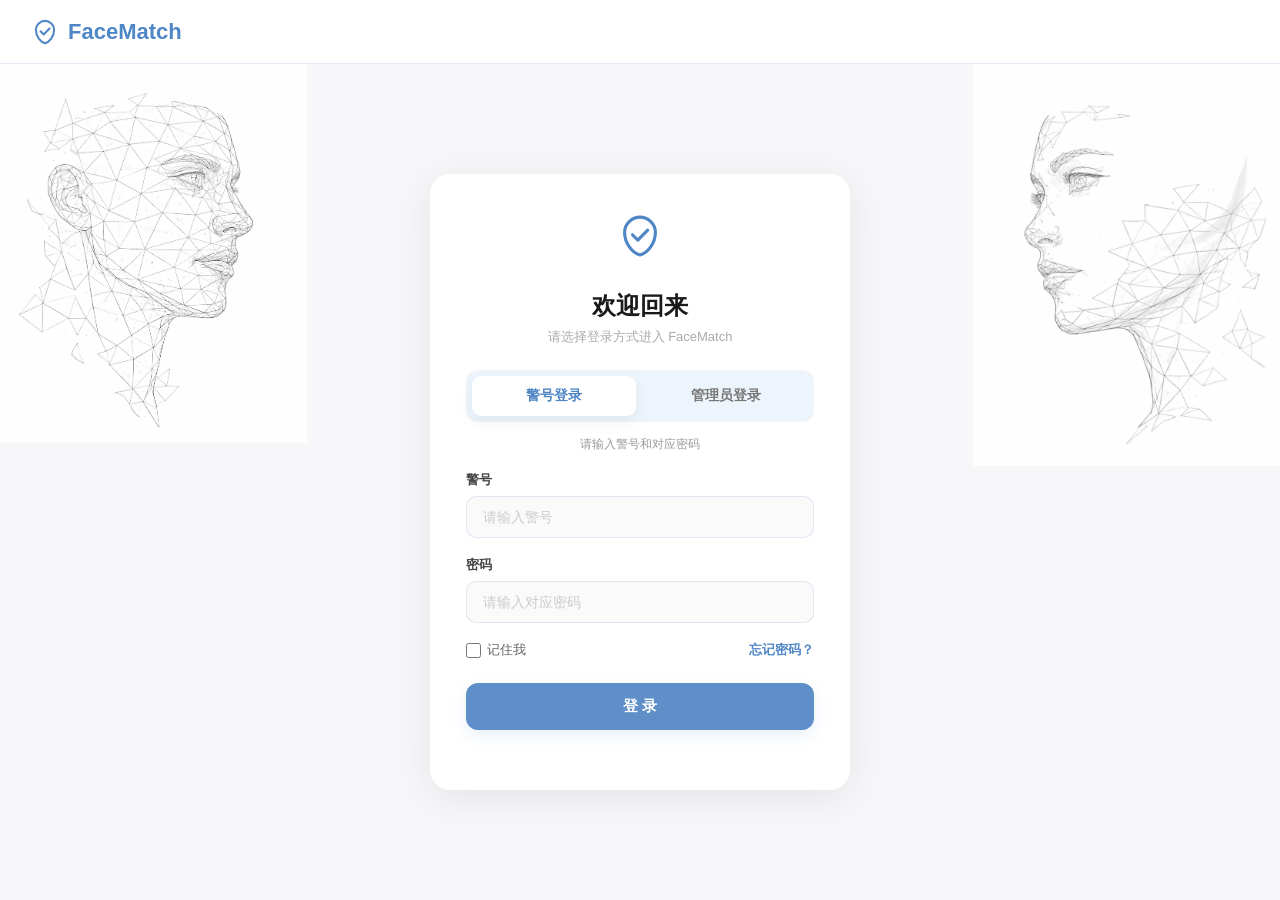
<file: index.html>
<!DOCTYPE html>
<html lang="zh-CN">
<head>
    <meta charset="UTF-8">
    <meta name="viewport" content="width=device-width, initial-scale=1.0">
    <title>FaceMatch</title>
    <meta http-equiv="refresh" content="0; url=login.html">
    <script>
        window.location.replace('login.html');
    </script>
</head>
<body>
    <p style="font-family: 'Microsoft YaHei', sans-serif; padding: 24px; color: #666;">
        正在跳转到登录页面...
        如果没有自动跳转，请点击
        <a href="login.html">这里</a>。
    </p>
</body>
</html>
</file>
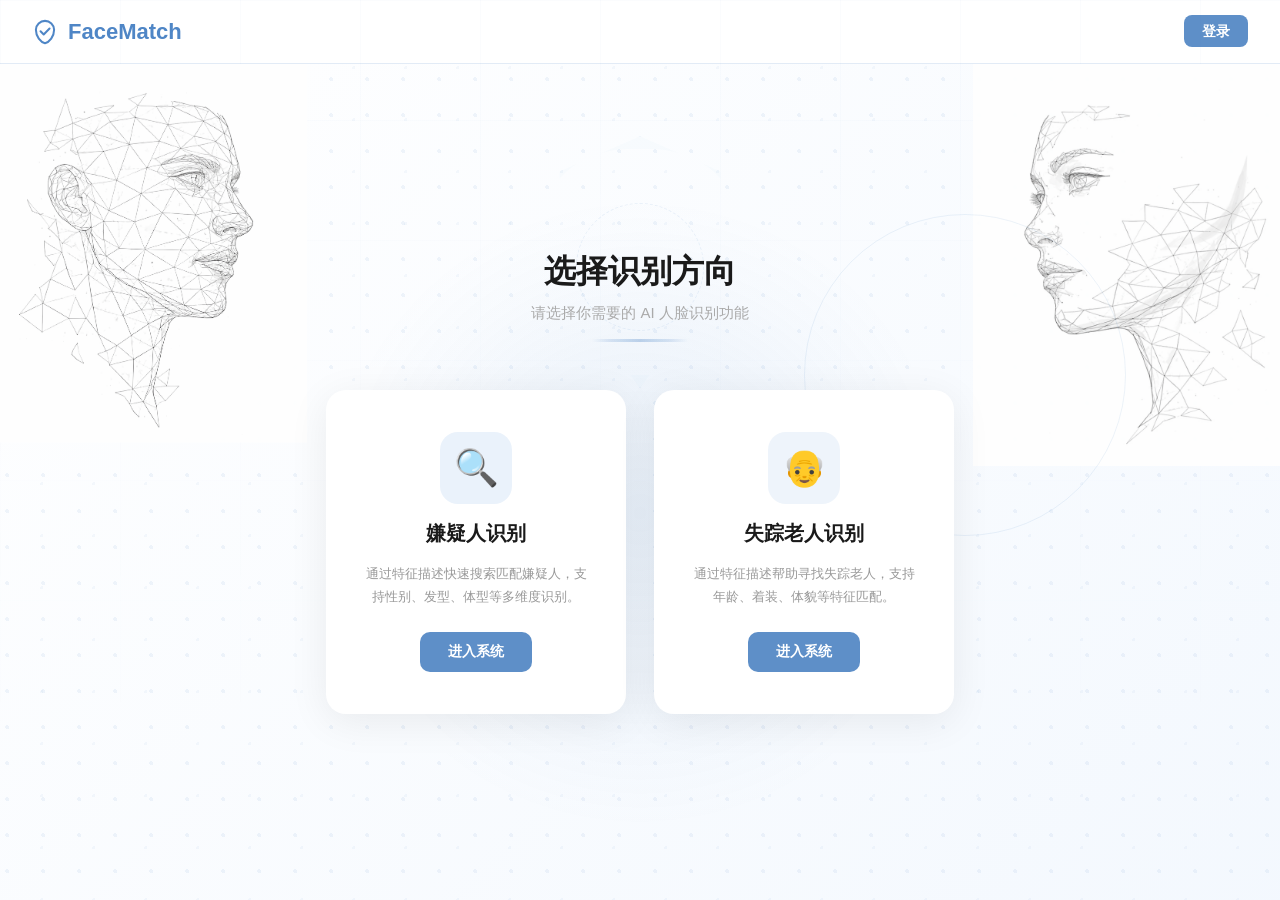
<file: home.html>
<!DOCTYPE html>
<html lang="zh-CN">
<head>
    <meta charset="UTF-8">
    <meta name="viewport" content="width=device-width, initial-scale=1.0">
    <title>FaceMatch - 选择功能</title>
    <style>
        * { margin: 0; padding: 0; box-sizing: border-box; }
        :root {
            --primary: #4f86c6;
            --primary-dark: #3f74b1;
            --border: rgba(79,134,198,0.16);
        }
        body {
            font-family: -apple-system, BlinkMacSystemFont, "Segoe UI", "Microsoft YaHei", Arial, sans-serif;
            background:
                radial-gradient(circle at 20% 20%, rgba(79,134,198,0.08) 0 2px, transparent 2px 100%),
                radial-gradient(circle at 80% 30%, rgba(79,134,198,0.05) 0 1.5px, transparent 1.5px 100%),
                linear-gradient(135deg, rgba(255,255,255,0.92) 0%, rgba(243,248,254,0.96) 100%);
            background-size: 36px 36px, 52px 52px, auto;
            min-height: 100vh;
            display: flex;
            flex-direction: column;
            position: relative;
            overflow: hidden;
        }
        body::before {
            content: '';
            position: fixed;
            inset: 0;
            pointer-events: none;
            background:
                linear-gradient(rgba(79,134,198,0.045) 1px, transparent 1px),
                linear-gradient(90deg, rgba(79,134,198,0.045) 1px, transparent 1px);
            background-size: 120px 120px;
            mask-image: linear-gradient(to bottom, rgba(0,0,0,0.55), transparent 85%);
            z-index: 0;
        }
        .topbar {
            height: 64px;
            background: #fff;
            border-bottom: 1px solid var(--border);
            display: flex;
            align-items: center;
            justify-content: space-between;
            padding: 0 32px;
        }
        .brand {
            display: flex;
            align-items: center;
            gap: 10px;
            text-decoration: none;
        }
        .brand-mark { color: var(--primary); }
        .brand-name {
            font-size: 22px;
            font-weight: 800;
            color: var(--primary);
        }
        .topbar-right {
            font-size: 13px;
            color: #aaa;
        }
        .nav-login {
            padding: 8px 18px;
            border-radius: 8px;
            background: #5e8fc8;
            color: #fff;
            font-size: 14px;
            font-weight: 700;
            text-decoration: none;
            white-space: nowrap;
        }
        .user-avatar {
            width: 36px;
            height: 36px;
            border-radius: 50%;
            overflow: hidden;
            cursor: pointer;
            box-shadow: 0 3px 10px rgba(79,134,198,0.12);
            background: #eef5fd;
        }
        .user-avatar img {
            width: 100%;
            height: 100%;
            object-fit: cover;
            display: block;
        }
        .user-menu {
            position: absolute;
            top: 72px;
            right: 24px;
            min-width: 160px;
            background: #fff;
            border-radius: 12px;
            box-shadow: 0 12px 28px rgba(0,0,0,0.14);
            overflow: hidden;
            display: none;
            z-index: 50;
        }
        .user-menu.active { display: block; }
        .user-menu-item {
            width: 100%;
            border: 0;
            background: transparent;
            text-align: left;
            padding: 12px 16px;
            font-size: 13px;
            color: #666;
        }
        .user-menu-item:last-child {
            color: var(--primary);
            font-weight: 700;
            cursor: pointer;
        }
        .user-menu-item:last-child:hover {
            background: #eef5fd;
        }
        .main {
            flex: 1;
            display: flex;
            flex-direction: column;
            align-items: center;
            justify-content: center;
            padding: 60px 20px;
            position: relative;
            overflow: hidden;
        }
        .main::before {
            content: '';
            position: absolute;
            width: 620px;
            height: 620px;
            border-radius: 50%;
            left: 50%;
            top: 50%;
            transform: translate(-50%, -45%);
            background: radial-gradient(circle, rgba(79,134,198,0.10) 0%, rgba(79,134,198,0.05) 38%, rgba(79,134,198,0.02) 56%, transparent 72%);
            pointer-events: none;
            z-index: 0;
        }
        .main::after {
            content: '';
            position: absolute;
            width: 320px;
            height: 320px;
            right: 12%;
            top: 18%;
            border-radius: 50%;
            border: 1px solid rgba(79,134,198,0.10);
            pointer-events: none;
            z-index: 0;
        }
        .side-face {
            position: absolute;
            top: 0;
            width: min(320px, 24vw);
            height: auto;
            pointer-events: none;
            user-select: none;
            opacity: 0.95;
            object-fit: contain;
        }
        .side-face--left  { left: 0;  clip-path: inset(0 0 4% 0); }
        .side-face--right { right: 0; }
        .page-title {
            font-size: 32px;
            font-weight: 900;
            color: #1a1a1a;
            text-align: center;
            margin-bottom: 10px;
            position: relative;
            z-index: 1;
        }
        .page-title::before {
            content: '';
            position: absolute;
            left: 50%;
            top: 50%;
            transform: translate(-50%, -54%);
            width: 210px;
            height: 250px;
            border: 1px solid rgba(79,134,198,0.10);
            border-radius: 46% 46% 38% 38% / 30% 30% 56% 56%;
            clip-path: polygon(50% 0%, 88% 14%, 88% 56%, 50% 100%, 12% 56%, 12% 14%);
            z-index: -1;
            box-shadow: inset 0 0 0 12px rgba(79,134,198,0.02);
            pointer-events: none;
        }
        .page-title::after {
            content: '';
            position: absolute;
            left: 50%;
            top: 50%;
            transform: translate(-50%, -54%);
            width: 126px;
            height: 126px;
            border-radius: 50%;
            border: 1px dashed rgba(79,134,198,0.10);
            z-index: -1;
            pointer-events: none;
        }
        .page-sub {
            font-size: 15px;
            color: #aaa;
            text-align: center;
            margin-bottom: 48px;
            position: relative;
            z-index: 1;
        }
        .page-sub::after {
            content: '';
            display: block;
            width: 96px;
            height: 3px;
            margin: 16px auto 0;
            border-radius: 999px;
            background: linear-gradient(90deg, transparent 0%, rgba(79,134,198,0.18) 18%, rgba(79,134,198,0.35) 50%, rgba(79,134,198,0.18) 82%, transparent 100%);
        }
        .cards {
            display: flex;
            gap: 28px;
            flex-wrap: wrap;
            justify-content: center;
            position: relative;
            z-index: 1;
        }
        .card {
            background: #fff;
            border-radius: 20px;
            padding: 40px 36px;
            width: 300px;
            box-shadow: 0 8px 40px rgba(0,0,0,0.07);
            text-decoration: none;
            color: inherit;
            border: 2px solid transparent;
            transition: border-color 0.2s, transform 0.2s, box-shadow 0.2s;
            animation: fadeUp 0.4s ease both;
            cursor: pointer;
            display: flex;
            flex-direction: column;
            align-items: center;
            text-align: center;
            gap: 16px;
        }
        .card:nth-child(2) { animation-delay: 0.1s; }
        .card:hover {
            border-color: rgba(79,134,198,0.55);
            transform: translateY(-6px);
            box-shadow: 0 16px 40px rgba(79,134,198,0.10);
        }
        .card-icon {
            width: 72px;
            height: 72px;
            border-radius: 18px;
            display: flex;
            align-items: center;
            justify-content: center;
            font-size: 36px;
        }
        .card-icon--suspect { background: #eaf2fb; }
        .card-icon--elderly { background: #eef4fb; }
        .card-title {
            font-size: 20px;
            font-weight: 900;
            color: #1a1a1a;
        }
        .card-desc {
            font-size: 13px;
            color: #999;
            line-height: 1.7;
        }
        .card-btn {
            margin-top: 8px;
            padding: 11px 28px;
            border-radius: 10px;
            border: 0;
            font-size: 14px;
            font-weight: 800;
            color: #fff;
            background: #5e8fc8;
            cursor: pointer;
            transition: opacity 0.2s;
        }
        .card-btn:hover { opacity: 0.88; }
        .card-btn--elderly {
            background: #5e8fc8;
        }
        @keyframes fadeUp {
            from { opacity: 0; transform: translateY(20px); }
            to   { opacity: 1; transform: translateY(0); }
        }
        @media (max-width: 600px) {
            .side-face { display: none; }
            .cards { flex-direction: column; align-items: center; }
            .card { width: 100%; max-width: 340px; }
            .page-title { font-size: 24px; }
        }
    </style>
</head>
<body>
    <header class="topbar">
        <a class="brand" href="home.html">
            <svg class="brand-mark" width="26" height="26" viewBox="0 0 28 28" fill="none">
                <path d="M14 2C19.2 2 23.8 6.3 23.8 11.6C23.8 18.8 18.8 24.8 14 26C9.2 24.8 4.2 18.8 4.2 11.6C4.2 6.3 8.8 2 14 2Z" stroke="currentColor" stroke-width="2.2"/>
                <path d="M9.2 13.2L12.6 16.6L18.9 10.3" stroke="currentColor" stroke-width="2.2" stroke-linecap="round" stroke-linejoin="round"/>
            </svg>
            <span class="brand-name">FaceMatch</span>
        </a>
        <div class="topbar-right" id="userContainer"></div>
    </header>

    <div class="user-menu" id="userMenu">
        <div class="user-menu-item" id="userName"></div>
        <button class="user-menu-item" id="logoutBtn">退出登录</button>
    </div>

    <main class="main">
        <img class="side-face side-face--left"  src="side-images/0d5cdfc5-d9f7-4a7a-8f26-48f88a2f205b.png" alt="" aria-hidden="true">
        <img class="side-face side-face--right" src="side-images/屏幕截图 2026-03-24 235459.png" alt="" aria-hidden="true">

        <div class="page-title">选择识别方向</div>
        <div class="page-sub">请选择你需要的 AI 人脸识别功能</div>

        <div class="cards">
            <div class="card" onclick="location.href='suspect.html'" role="button" tabindex="0">
                <div class="card-icon card-icon--suspect">🔍</div>
                <div class="card-title">嫌疑人识别</div>
                <div class="card-desc">通过特征描述快速搜索匹配嫌疑人，支持性别、发型、体型等多维度识别。</div>
                <button class="card-btn" type="button">进入系统</button>
            </div>

            <div class="card" onclick="location.href='elderly.html'" role="button" tabindex="0">
                <div class="card-icon card-icon--elderly">👴</div>
                <div class="card-title">失踪老人识别</div>
                <div class="card-desc">通过特征描述帮助寻找失踪老人，支持年龄、着装、体貌等特征匹配。</div>
                <button class="card-btn card-btn--elderly" type="button">进入系统</button>
            </div>
        </div>
    </main>

    <script>
        // 检查用户登录状态
        function initUser() {
            const user = JSON.parse(localStorage.getItem('user'));
            const container = document.getElementById('userContainer');
            const userMenu = document.getElementById('userMenu');
            const userName = document.getElementById('userName');
            const logoutBtn = document.getElementById('logoutBtn');
            container.innerHTML = '';

            if (user) {
                // 已登录：显示头像
                const avatar = document.createElement('div');
                avatar.className = 'user-avatar';
                avatar.innerHTML = `<img src="${user.avatar}" alt="${user.username}">`;
                avatar.onclick = (e) => {
                    e.stopPropagation();
                    userMenu.classList.toggle('active');
                };
                container.appendChild(avatar);

                userName.textContent = user.username;
                logoutBtn.onclick = () => {
                    localStorage.removeItem('user');
                    window.location.href = 'login.html';
                };

                // 点击页面其他地方关闭菜单
                document.addEventListener('click', (e) => {
                    if (!e.target.closest('.user-avatar') && !e.target.closest('.user-menu')) {
                        userMenu.classList.remove('active');
                    }
                });
            } else {
                // 未登录：显示登录按钮
                const loginBtn = document.createElement('a');
                loginBtn.href = 'login.html';
                loginBtn.className = 'nav-login';
                loginBtn.textContent = '登录';
                container.appendChild(loginBtn);
            }
        }

        document.addEventListener('DOMContentLoaded', initUser);
    </script>
</body>
</html>
</file>
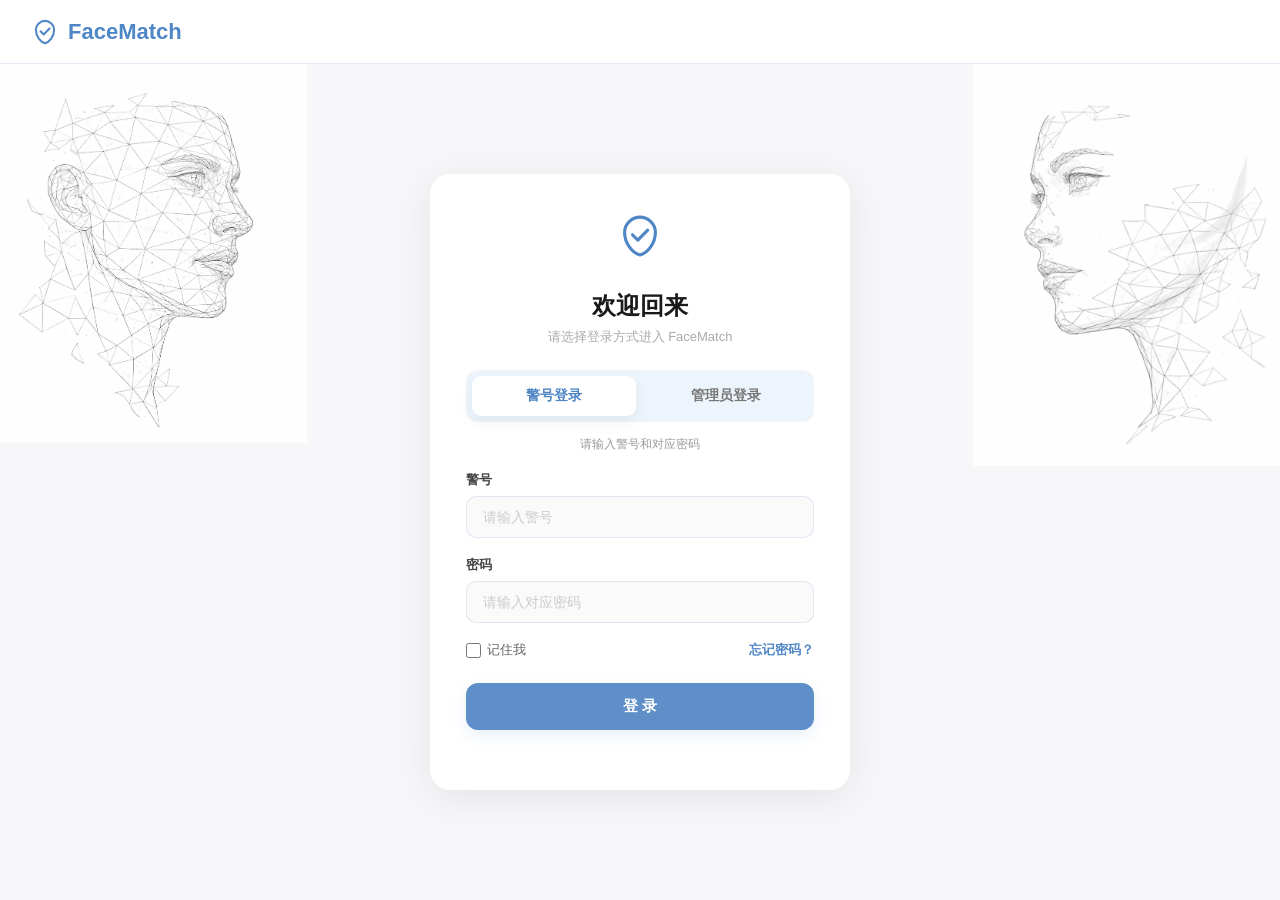
<file: login.html>
<!DOCTYPE html>
<html lang="zh-CN">
<head>
    <meta charset="UTF-8">
    <meta name="viewport" content="width=device-width, initial-scale=1.0">
    <title>登录 - FaceMatch</title>
    <style>
        * { margin: 0; padding: 0; box-sizing: border-box; }

        :root {
            --primary: #4f86c6;
            --primary-dark: #3f74b1;
            --border: rgba(79,134,198,0.16);
        }

        body {
            font-family: -apple-system, BlinkMacSystemFont, "Segoe UI", "Microsoft YaHei", Arial, sans-serif;
            background: #f7f7f9;
            min-height: 100vh;
            display: flex;
            flex-direction: column;
        }

        /* 顶栏 */
        .topbar {
            height: 64px;
            background: #fff;
            border-bottom: 1px solid var(--border);
            display: flex;
            align-items: center;
            padding: 0 32px;
        }

        .brand {
            display: flex;
            align-items: center;
            gap: 10px;
            text-decoration: none;
        }

        .brand-mark {
            color: var(--primary);
        }

        .brand-name {
            font-size: 22px;
            font-weight: 800;
            color: var(--primary);
        }

        /* 主区域 */
        .main {
            flex: 1;
            display: flex;
            align-items: center;
            justify-content: center;
            padding: 40px 20px;
            position: relative;
            overflow: hidden;
        }

        /* 两侧装饰图 */
        .side-face {
            position: absolute;
            top: 0;
            width: min(320px, 24vw);
            height: auto;
            pointer-events: none;
            user-select: none;
            opacity: 0.95;
            object-fit: contain;
        }

        .side-face--left  { left: 0;  clip-path: inset(0 0 4% 0); }
        .side-face--right { right: 0; }

        /* 登录卡片 */
        .card {
            background: #fff;
            border-radius: 20px;
            padding: 40px 36px;
            width: 100%;
            max-width: 420px;
            box-shadow: 0 8px 40px rgba(0,0,0,0.08);
            position: relative;
            z-index: 1;
            animation: fadeUp 0.4s ease both;
        }

        .card-logo {
            text-align: center;
            margin-bottom: 28px;
        }

        .card-logo svg {
            color: var(--primary);
        }

        .card-title {
            font-size: 24px;
            font-weight: 900;
            color: #1a1a1a;
            text-align: center;
            margin-bottom: 6px;
        }

        .card-sub {
            font-size: 13px;
            color: #aaa;
            text-align: center;
            margin-bottom: 24px;
        }

        .login-switch {
            display: grid;
            grid-template-columns: 1fr 1fr;
            gap: 8px;
            background: #edf4fb;
            border-radius: 12px;
            padding: 6px;
            margin-bottom: 22px;
        }

        .login-tab {
            border: 0;
            background: transparent;
            border-radius: 9px;
            padding: 11px 12px;
            font-size: 14px;
            font-weight: 800;
            color: #777;
            cursor: pointer;
            transition: all 0.2s ease;
        }

        .login-tab.active {
            background: #fff;
            color: var(--primary);
            box-shadow: 0 6px 16px rgba(0,0,0,0.06);
        }

        .login-hint {
            font-size: 12px;
            color: #999;
            margin: -8px 0 18px;
            text-align: center;
        }

        /* 表单 */
        .field {
            margin-bottom: 18px;
        }

        .field label {
            display: block;
            font-size: 13px;
            font-weight: 700;
            color: #444;
            margin-bottom: 7px;
        }

        .field input {
            width: 100%;
            padding: 12px 16px;
            border: 1.5px solid var(--border);
            border-radius: 10px;
            font-size: 14px;
            color: #1a1a1a;
            outline: none;
            transition: border-color 0.2s, box-shadow 0.2s;
            background: #fafafa;
        }

        .field input:focus {
            border-color: var(--primary);
            box-shadow: 0 0 0 3px rgba(79,134,198,0.12);
            background: #fff;
        }

        .field input::placeholder {
            color: #ccc;
        }

        /* 记住我 & 忘记密码 */
        .row-extra {
            display: flex;
            align-items: center;
            justify-content: space-between;
            margin-bottom: 24px;
            font-size: 13px;
        }

        .remember {
            display: flex;
            align-items: center;
            gap: 6px;
            color: #666;
            cursor: pointer;
            user-select: none;
        }

        .remember input[type="checkbox"] {
            accent-color: var(--primary);
            width: 15px;
            height: 15px;
            cursor: pointer;
        }

        .forgot {
            color: var(--primary);
            font-weight: 700;
            cursor: pointer;
            text-decoration: none;
        }

        .forgot:hover { text-decoration: underline; }

        /* 登录按钮 */
        .btn-login {
            width: 100%;
            padding: 14px;
            border: 0;
            border-radius: 12px;
            font-size: 15px;
            font-weight: 900;
            color: #fff;
            background: #5e8fc8;
            box-shadow: 0 6px 16px rgba(79,134,198,0.12);
            cursor: pointer;
            transition: opacity 0.2s, transform 0.15s;
            margin-bottom: 20px;
        }

        .btn-login:hover  { opacity: 0.9; transform: translateY(-1px); }
        .btn-login:active { transform: translateY(0); }

        /* 分割线 */
        .divider {
            display: flex;
            align-items: center;
            gap: 12px;
            margin-bottom: 20px;
            color: #ccc;
            font-size: 12px;
        }

        .divider::before,
        .divider::after {
            content: '';
            flex: 1;
            height: 1px;
            background: #eee;
        }

        /* 第三方登录 */
        .btn-third {
            width: 100%;
            padding: 12px;
            border: 1.5px solid var(--border);
            border-radius: 12px;
            font-size: 14px;
            font-weight: 700;
            color: #444;
            background: #fff;
            cursor: pointer;
            transition: border-color 0.2s, box-shadow 0.2s;
            display: flex;
            align-items: center;
            justify-content: center;
            gap: 10px;
            margin-bottom: 12px;
        }

        .btn-third:hover {
            border-color: var(--primary);
            box-shadow: 0 0 0 3px rgba(255,42,94,0.06);
        }

        /* 注册引导 */
        .register-tip {
            text-align: center;
            font-size: 13px;
            color: #aaa;
            margin-top: 20px;
        }

        .register-tip a {
            color: var(--primary);
            font-weight: 700;
            text-decoration: none;
        }

        .register-tip a:hover { text-decoration: underline; }

        /* 错误提示 */
        .error-msg {
            display: none;
            background: #eef4fb;
            border: 1px solid rgba(31,94,168,0.18);
            border-radius: 10px;
            padding: 10px 14px;
            font-size: 13px;
            color: var(--primary);
            margin-bottom: 18px;
            font-weight: 600;
        }

        .error-msg.show { display: block; }

        @keyframes fadeUp {
            from { opacity: 0; transform: translateY(20px); }
            to   { opacity: 1; transform: translateY(0); }
        }

        @media (max-width: 600px) {
            .side-face { display: none; }
            .card { padding: 30px 20px; }
        }
    </style>
</head>
<body>

    <header class="topbar">
        <a class="brand" href="index.html">
            <svg class="brand-mark" width="26" height="26" viewBox="0 0 28 28" fill="none">
                <path d="M14 2C19.2 2 23.8 6.3 23.8 11.6C23.8 18.8 18.8 24.8 14 26C9.2 24.8 4.2 18.8 4.2 11.6C4.2 6.3 8.8 2 14 2Z" stroke="currentColor" stroke-width="2.2"/>
                <path d="M9.2 13.2L12.6 16.6L18.9 10.3" stroke="currentColor" stroke-width="2.2" stroke-linecap="round" stroke-linejoin="round"/>
            </svg>
            <span class="brand-name">FaceMatch</span>
        </a>
    </header>

    <main class="main">
        <img class="side-face side-face--left"  src="side-images/0d5cdfc5-d9f7-4a7a-8f26-48f88a2f205b.png" alt="" aria-hidden="true">
        <img class="side-face side-face--right" src="side-images/屏幕截图 2026-03-24 235459.png" alt="" aria-hidden="true">

        <div class="card">
            <div class="card-logo">
                <svg width="44" height="44" viewBox="0 0 28 28" fill="none">
                    <path d="M14 2C19.2 2 23.8 6.3 23.8 11.6C23.8 18.8 18.8 24.8 14 26C9.2 24.8 4.2 18.8 4.2 11.6C4.2 6.3 8.8 2 14 2Z" stroke="currentColor" stroke-width="2"/>
                    <path d="M9.2 13.2L12.6 16.6L18.9 10.3" stroke="currentColor" stroke-width="2" stroke-linecap="round" stroke-linejoin="round"/>
                </svg>
            </div>

            <div class="card-title">欢迎回来</div>
            <div class="card-sub">请选择登录方式进入 FaceMatch</div>

            <div class="login-switch">
                <button class="login-tab active" id="policeTab" type="button">警号登录</button>
                <button class="login-tab" id="adminTab" type="button">管理员登录</button>
            </div>

            <div class="login-hint" id="loginHint">请输入警号和对应密码</div>

            <div class="error-msg" id="errorMsg">账号或密码错误，请重试</div>

            <div class="field">
                <label for="username" id="usernameLabel">警号</label>
                <input type="text" id="username" placeholder="请输入警号" autocomplete="username">
            </div>

            <div class="field">
                <label for="password" id="passwordLabel">密码</label>
                <input type="password" id="password" placeholder="请输入对应密码" autocomplete="current-password">
            </div>

            <div class="row-extra">
                <label class="remember">
                    <input type="checkbox" id="remember"> 记住我
                </label>
                <a class="forgot" href="#">忘记密码？</a>
            </div>

            <button class="btn-login" id="loginBtn">登 录</button>
        </div>
    </main>

    <script>
        const loginBtn = document.getElementById('loginBtn');
        const username = document.getElementById('username');
        const password = document.getElementById('password');
        const errorMsg = document.getElementById('errorMsg');
        const policeTab = document.getElementById('policeTab');
        const adminTab = document.getElementById('adminTab');
        const usernameLabel = document.getElementById('usernameLabel');
        const passwordLabel = document.getElementById('passwordLabel');
        const loginHint = document.getElementById('loginHint');

        let loginMode = 'police';

        loginBtn.addEventListener('click', handleLogin);
        password.addEventListener('keypress', e => { if (e.key === 'Enter') handleLogin(); });
        policeTab.addEventListener('click', () => switchMode('police'));
        adminTab.addEventListener('click', () => switchMode('admin'));

        function switchMode(mode) {
            loginMode = mode;
            errorMsg.classList.remove('show');
            username.value = '';
            password.value = '';

            if (mode === 'police') {
                policeTab.classList.add('active');
                adminTab.classList.remove('active');
                usernameLabel.textContent = '警号';
                passwordLabel.textContent = '密码';
                username.placeholder = '请输入警号';
                password.placeholder = '请输入对应密码';
                loginHint.textContent = '请输入警号和对应密码';
            } else {
                adminTab.classList.add('active');
                policeTab.classList.remove('active');
                usernameLabel.textContent = '管理员账号';
                passwordLabel.textContent = '密码';
                username.placeholder = '请输入管理员账号';
                password.placeholder = '请输入管理员密码';
                loginHint.textContent = '管理员仅支持固定账号密码登录';
            }
        }

        function handleLogin() {
            const u = username.value.trim();
            const p = password.value.trim();

            if (!u || !p) {
                showError(loginMode === 'police' ? '请输入警号和密码' : '请输入管理员账号和密码');
                return;
            }

            if (loginMode === 'police') {
                showError('警员账号暂时无法登录');
                return;
            }

            const isValidAdmin = u === '2462406023' && p === '123123';
            if (!isValidAdmin) {
                showError('管理员账号或密码错误');
                return;
            }

            loginBtn.textContent = '登录中...';
            loginBtn.disabled = true;

            setTimeout(() => {
                const displayName = '管理员';
                localStorage.setItem('user', JSON.stringify({
                    username: displayName,
                    role: loginMode,
                    avatar: `https://api.dicebear.com/7.x/avataaars/svg?seed=${displayName}`
                }));
                window.location.href = 'home.html';
            }, 700);
        }

        function showError(msg) {
            errorMsg.textContent = msg;
            errorMsg.classList.add('show');
            loginBtn.textContent = '登 录';
            loginBtn.disabled = false;
            setTimeout(() => errorMsg.classList.remove('show'), 3000);
        }
    </script>
</body>
</html>
</file>
